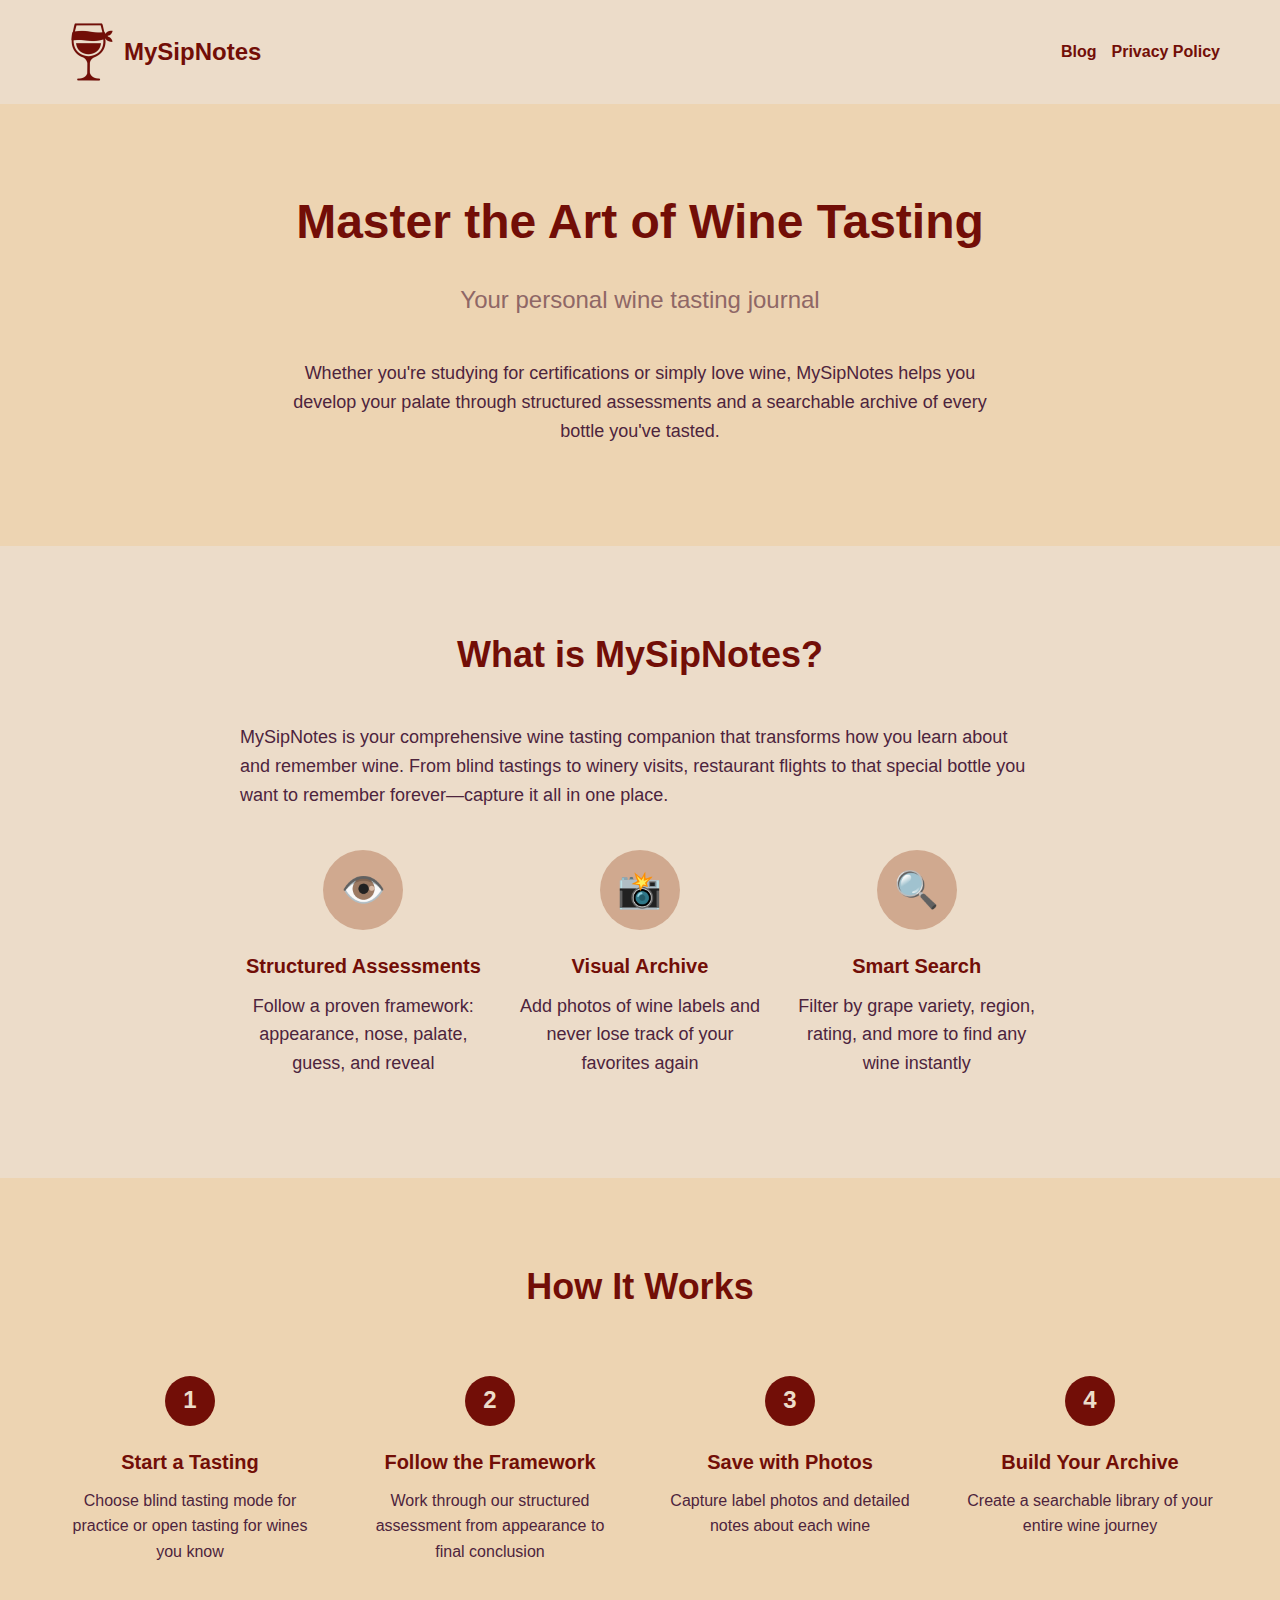
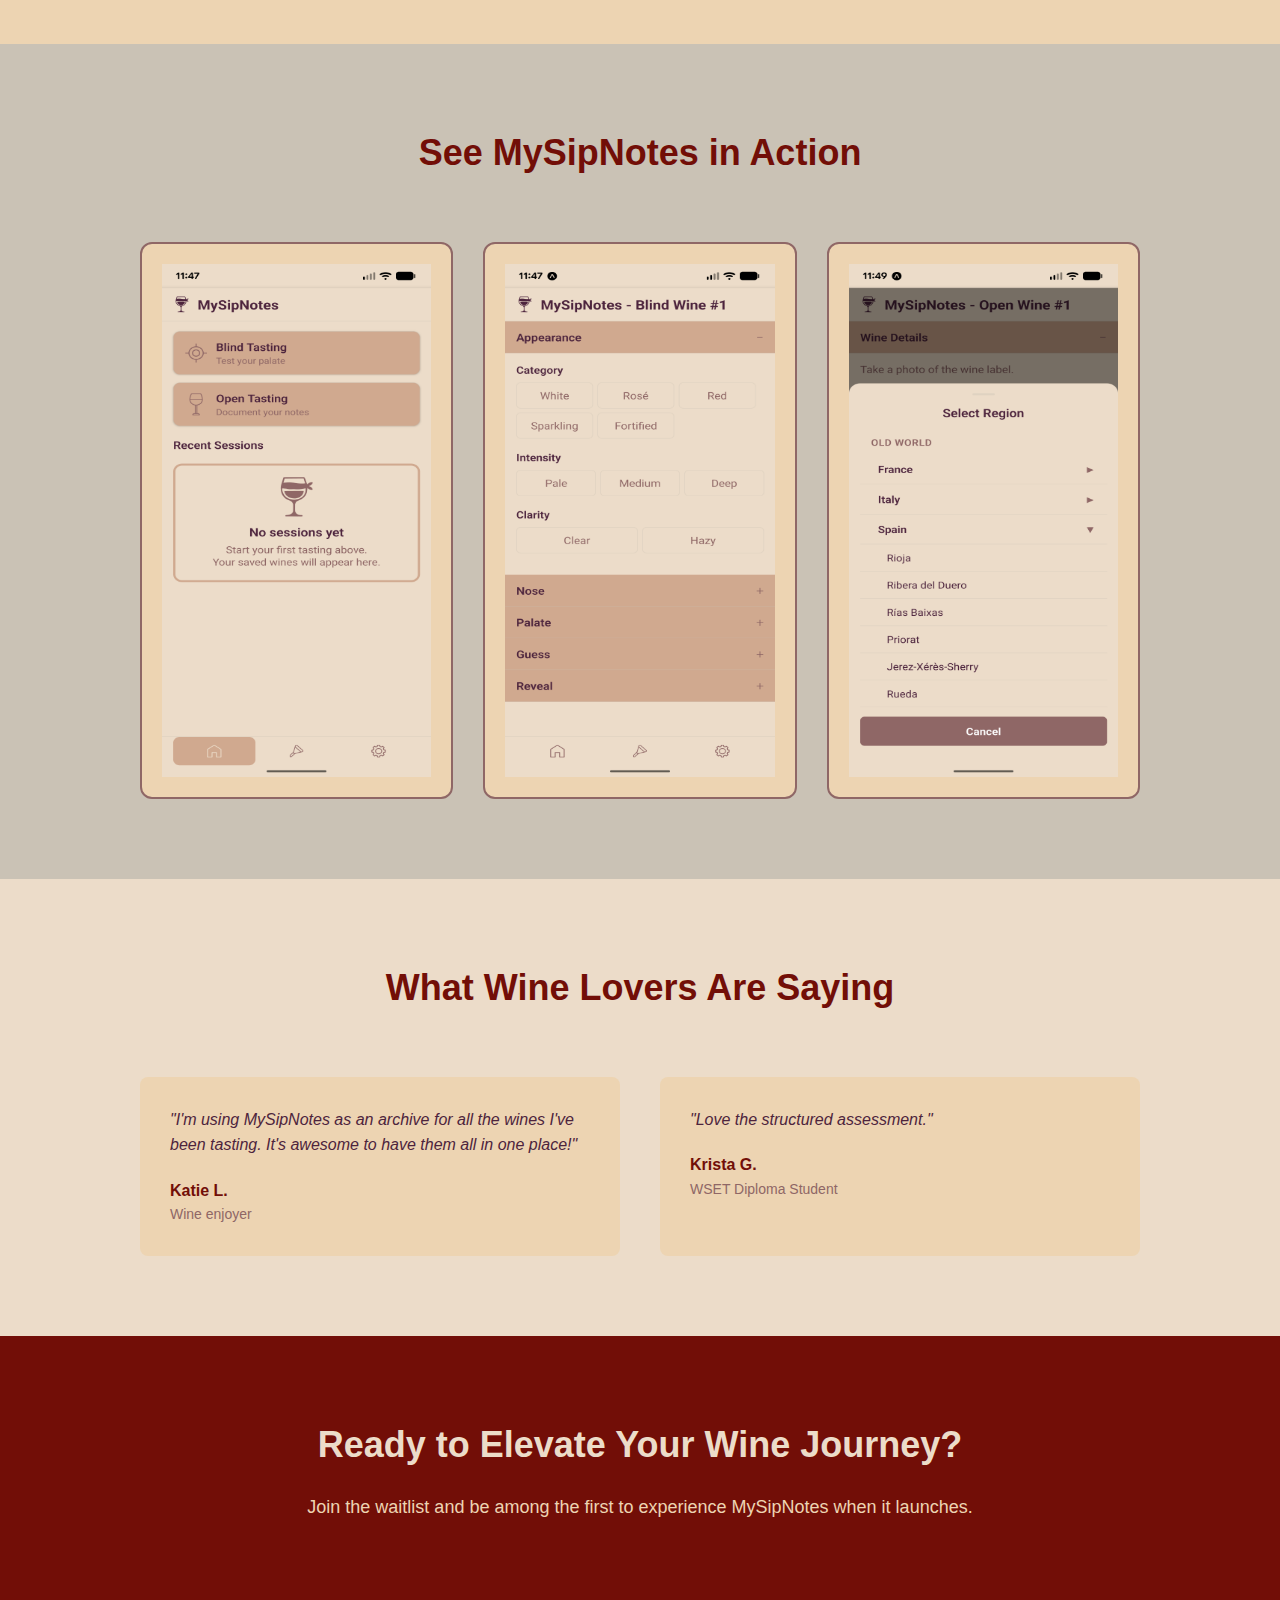
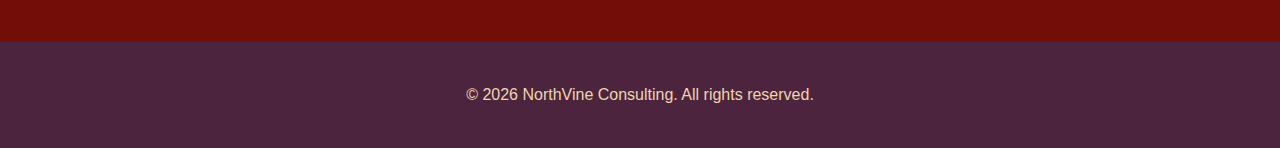
<file: index.html>
<!DOCTYPE html>
<html lang="en">

<head>
    <meta charset="UTF-8">
    <meta name="viewport" content="width=device-width, initial-scale=1.0">
    <title>MySipNotes - Your Personal Wine Tasting Journal</title>
    <link rel="icon" type="image/svg+xml"
        href="./favicon.png">
    <script src="https://js.hsforms.net/forms/embed/46677337.js" defer></script>
    <link rel="stylesheet" href="./styles.css" />
</head>

<body>
    <header>
        <div class="container">
            <div class="header-content">
                <div class="logo-container">
                    <a href="https://mysipnotes.com">
                        <img class="logo" src="./images/logo_1024x1024.png" />
                        <span class="brand-name">MySipNotes</span>
                    </a>
                </div>
                <nav>
                    <a href="https://blog.mysipnotes.com">Blog</a>
                    <a href="./privacy-policy.html">Privacy Policy</a>
                </nav>
            </div>
        </div>
    </header>

    <section class="hero">
        <div class="container">
            <h1>Master the Art of Wine Tasting</h1>
            <p class="tagline">Your personal wine tasting journal</p>
            <p>Whether you're studying for certifications or simply love wine, MySipNotes helps you develop your palate
                through structured assessments and a searchable archive of every bottle you've tasted.</p>
            <div class="hubspot-form-container">
                <div class="hs-form-frame" data-region="na1" data-form-id="23ebbbcd-6a33-4b9a-ab1f-fa2755d020b3"
                    data-portal-id="46677337"></div>
            </div>
        </div>
    </section>

    <section class="about">
        <div class="container">
            <h2>What is MySipNotes?</h2>
            <div class="about-content">
                <p>MySipNotes is your comprehensive wine tasting companion that transforms how you learn about and
                    remember wine. From blind tastings to winery visits, restaurant flights to that special bottle you
                    want to remember forever—capture it all in one place.</p>

                <div class="features-list">
                    <div class="feature">
                        <div class="feature-icon">👁️</div>
                        <h3>Structured Assessments</h3>
                        <p>Follow a proven framework: appearance, nose, palate, guess, and reveal</p>
                    </div>
                    <div class="feature">
                        <div class="feature-icon">📸</div>
                        <h3>Visual Archive</h3>
                        <p>Add photos of wine labels and never lose track of your favorites again</p>
                    </div>
                    <div class="feature">
                        <div class="feature-icon">🔍</div>
                        <h3>Smart Search</h3>
                        <p>Filter by grape variety, region, rating, and more to find any wine instantly</p>
                    </div>
                </div>
            </div>
        </div>
    </section>

    <section class="how-it-works">
        <div class="container">
            <h2>How It Works</h2>
            <div class="steps">
                <div class="step">
                    <div class="step-number">1</div>
                    <h3>Start a Tasting</h3>
                    <p>Choose blind tasting mode for practice or open tasting for wines you know</p>
                </div>
                <div class="step">
                    <div class="step-number">2</div>
                    <h3>Follow the Framework</h3>
                    <p>Work through our structured assessment from appearance to final conclusion</p>
                </div>
                <div class="step">
                    <div class="step-number">3</div>
                    <h3>Save with Photos</h3>
                    <p>Capture label photos and detailed notes about each wine</p>
                </div>
                <div class="step">
                    <div class="step-number">4</div>
                    <h3>Build Your Archive</h3>
                    <p>Create a searchable library of your entire wine journey</p>
                </div>
            </div>
        </div>
    </section>

    <section class="screenshots">
        <div class="container">
            <h2>See MySipNotes in Action</h2>
            <div class="screenshot-grid">
                <div class="screenshot-placeholder">
                    <img class="screenshot" src="./images/home-screen.png"/>
                </div>
                <div class="screenshot-placeholder">
                    <img class="screenshot" src="./images/blind-flow.png" />
                </div>
                <div class="screenshot-placeholder">
                <img class="screenshot" src="./images/select-region.png" />
                </div>
            </div>
        </div>
    </section>

    <section class="testimonials">
        <div class="container">
            <h2>What Wine Lovers Are Saying</h2>
            <div class="testimonial-grid">
                <div class="testimonial">
                    <p class="testimonial-text">"I'm using MySipNotes as an archive for all the wines I've been tasting. It's awesome to have them all in one place!"</p>
                    <p class="testimonial-author">Katie L.</p>
                    <p class="testimonial-role">Wine enjoyer</p>
                </div>
                <div class="testimonial">
                    <p class="testimonial-text">"Love the structured assessment."</p>
                    <p class="testimonial-author">Krista G.</p>
                    <p class="testimonial-role">WSET Diploma Student</p>
                </div>
            </div>
        </div>
    </section>

    <section class="final-cta">
        <div class="container">
            <h2>Ready to Elevate Your Wine Journey?</h2>
            <p>Join the waitlist and be among the first to experience MySipNotes when it launches.</p>
            <div class="hubspot-form-container">
                <div class="hs-form-frame" data-region="na1" data-form-id="23ebbbcd-6a33-4b9a-ab1f-fa2755d020b3"
                    data-portal-id="46677337"></div>
            </div>
        </div>
    </section>

    <footer>
        <div class="container">
            <p>&copy; <span id="current-year"></span> NorthVine Consulting. All rights reserved.</p>
        </div>
    </footer>

    <script>
        document.getElementById('current-year').textContent = new Date().getFullYear();
    </script>
</body>

</html>
</file>
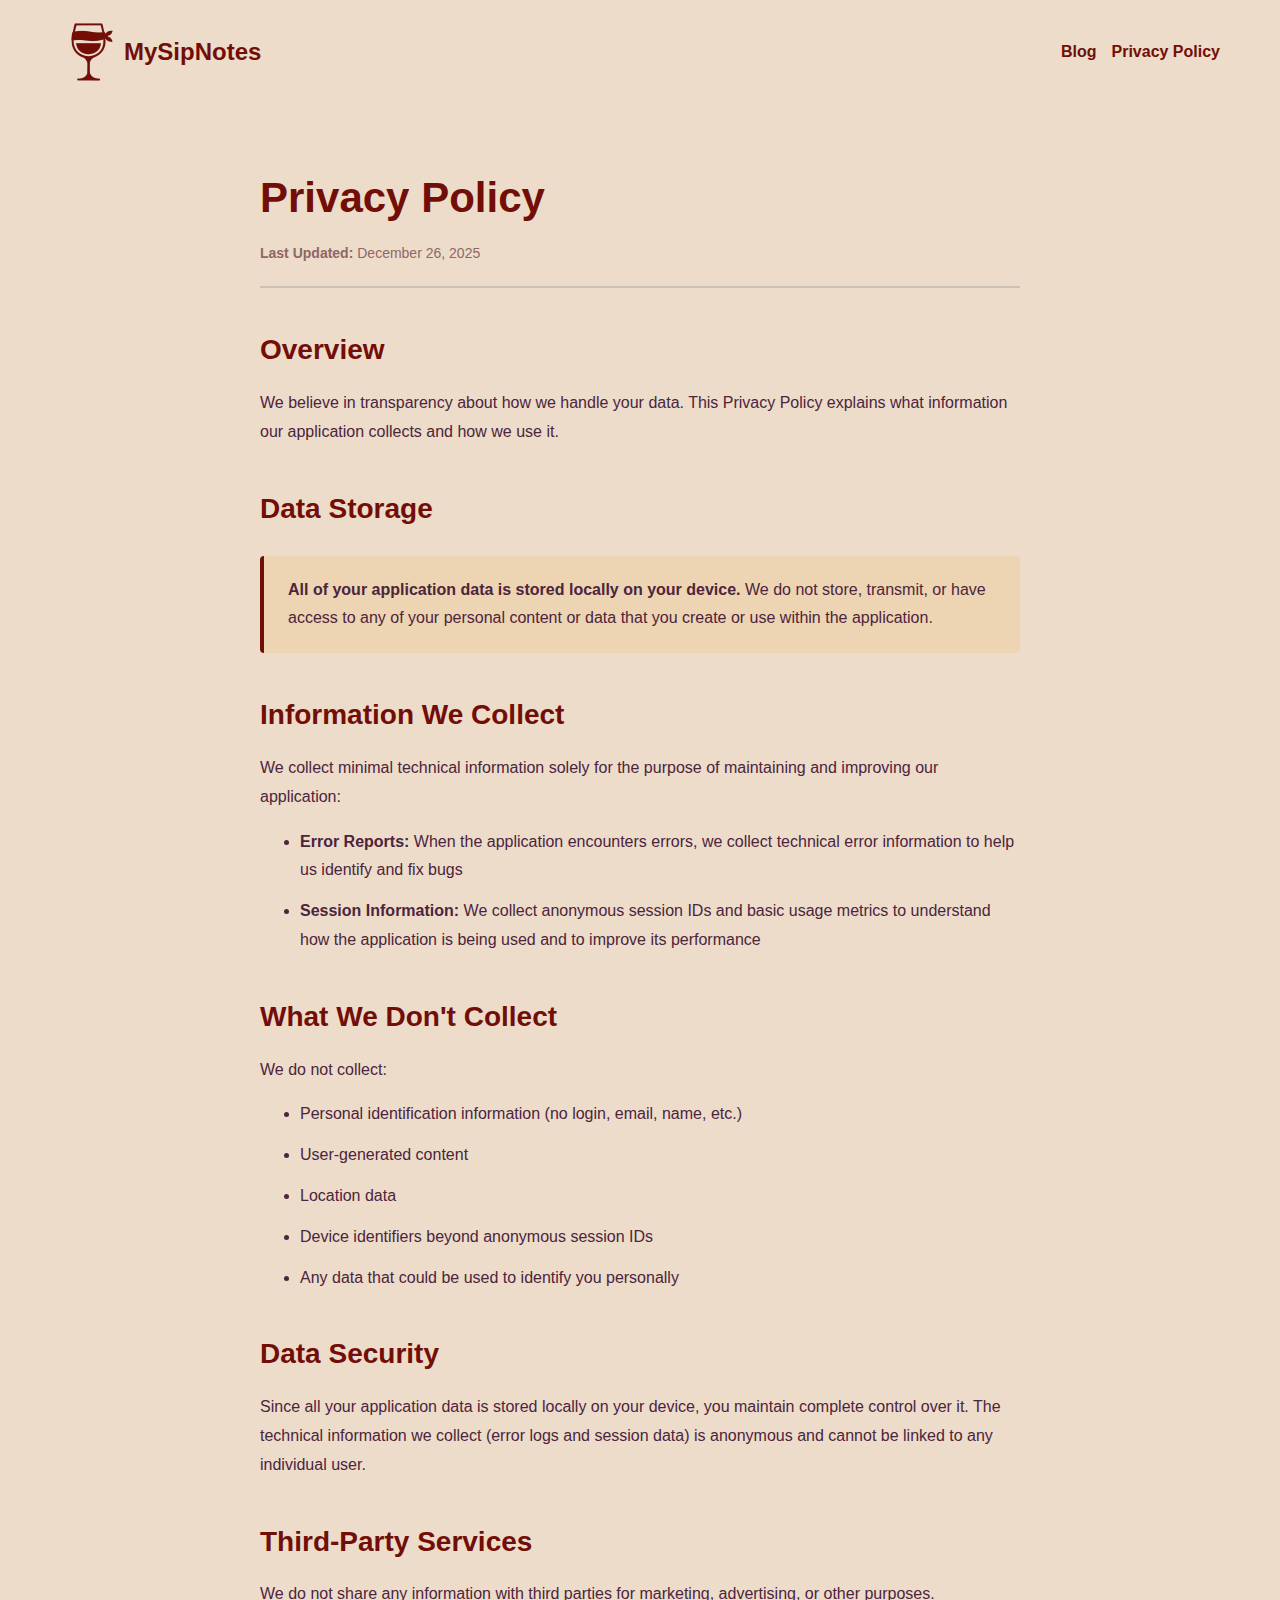
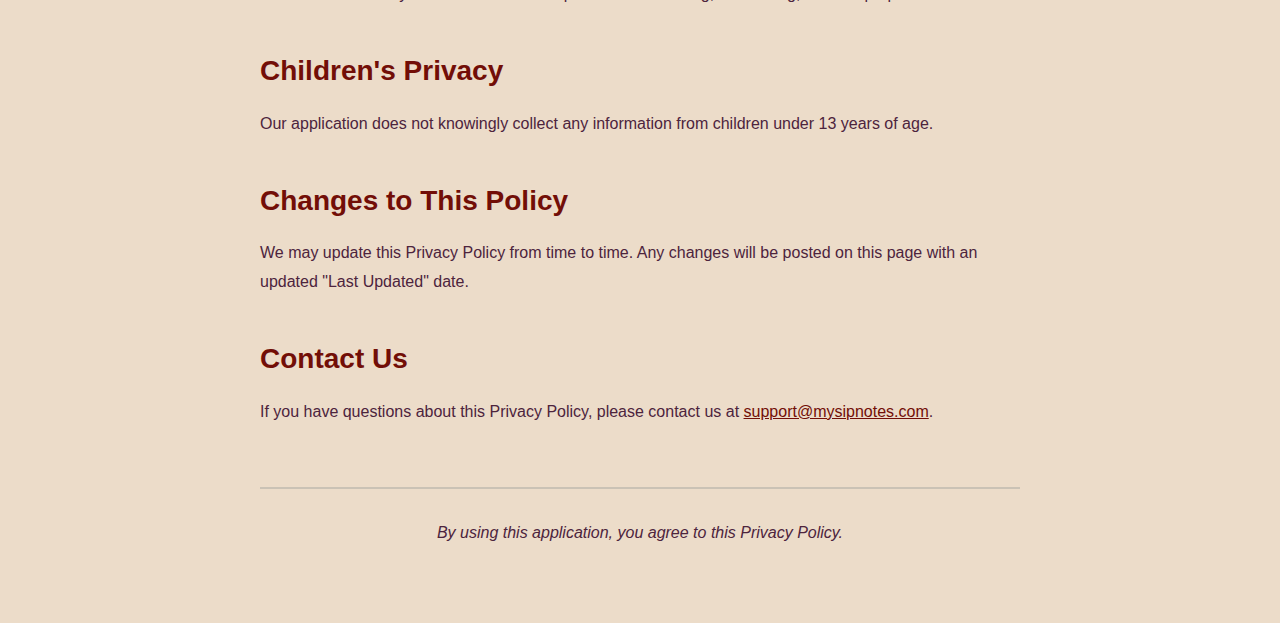
<file: privacy-policy.html>
<!DOCTYPE html>
<html lang="en">

<head>
    <meta charset="UTF-8">
    <meta name="viewport" content="width=device-width, initial-scale=1.0">
    <title>Privacy Policy</title>
    <link rel="stylesheet" href="./styles.css" />
</head>

<body>
    <header>
        <div class="container">
            <div class="header-content">
                <div class="logo-container">
                    <a href="https://mysipnotes.com">
                        <img class="logo" src="./images/logo_1024x1024.png" />
                        <span class="brand-name">MySipNotes</span>
                    </a>
                </div>
                <nav>
                    <a href="https://blog.mysipnotes.com">Blog</a>
                    <a href="./privacy-policy.html">Privacy Policy</a>
                </nav>
            </div>
        </div>
    </header>

    <div class="container privacy-policy-content">
        <h1>Privacy Policy</h1>
        <p class="last-updated"><strong>Last Updated:</strong> December 26, 2025</p>

        <h2>Overview</h2>
        <p>We believe in transparency about how we handle your data. This Privacy Policy explains what information our
            application collects and how we use it.</p>

        <h2>Data Storage</h2>
        <div class="highlight">
            <p><strong>All of your application data is stored locally on your device.</strong> We do not store,
                transmit, or have access to any of your personal content or data that you create or use within the
                application.</p>
        </div>

        <h2>Information We Collect</h2>
        <p>We collect minimal technical information solely for the purpose of maintaining and improving our application:
        </p>
        <ul>
            <li><strong>Error Reports:</strong> When the application encounters errors, we collect technical error
                information to help us identify and fix bugs</li>
            <li><strong>Session Information:</strong> We collect anonymous session IDs and basic usage metrics to
                understand how the application is being used and to improve its performance</li>
        </ul>

        <h2>What We Don't Collect</h2>
        <p>We do not collect:</p>
        <ul>
            <li>Personal identification information (no login, email, name, etc.)</li>
            <li>User-generated content</li>
            <li>Location data</li>
            <li>Device identifiers beyond anonymous session IDs</li>
            <li>Any data that could be used to identify you personally</li>
        </ul>

        <h2>Data Security</h2>
        <p>Since all your application data is stored locally on your device, you maintain complete control over it. The
            technical information we collect (error logs and session data) is anonymous and cannot be linked to any
            individual user.</p>

        <h2>Third-Party Services</h2>
        <p>We do not share any information with third parties for marketing, advertising, or other purposes.</p>

        <h2>Children's Privacy</h2>
        <p>Our application does not knowingly collect any information from children under 13 years of age.</p>

        <h2>Changes to This Policy</h2>
        <p>We may update this Privacy Policy from time to time. Any changes will be posted on this page with an updated
            "Last Updated" date.</p>

        <h2>Contact Us</h2>
        <p>If you have questions about this Privacy Policy, please contact us at <a
                href="mailto:support@mysipnotes.com">support@mysipnotes.com</a>.</p>

        <div class="footer">
            <p>By using this application, you agree to this Privacy Policy.</p>
        </div>
    </div>
</body>

</html>
</file>
<file: styles.css>
* {
    margin: 0;
    padding: 0;
    box-sizing: border-box;
}

:root {
    --almond-cream: #ecdcc9;
    --wheat: #edd4b2;
    --pale-oak: #cac2b5;
    --tan: #d0a98f;
    --smokey-rose: #8F6766;
    --blackberry-cream: #4d243d;
    --molten-lava: #720e07;
}

body {
    font-family: 'Segoe UI', Tahoma, Geneva, Verdana, sans-serif;
    line-height: 1.6;
    color: var(--blackberry-cream);
    background-color: var(--almond-cream);
}

.container {
    max-width: 1200px;
    margin: 0 auto;
    padding: 0 20px;
}

/* Header */
header {
    padding: 20px 0;
    background-color: var(--almond-cream);
}

.header-content {
    display: flex;
    justify-content: space-between;
    align-items: center;
}

.header-content a {
    display: flex;
    align-items: center;
    text-decoration: none;
}

.logo {
    height: 64px;
    width: 64px;
}

.logo-container {
    display: flex;
    align-items: center;
    gap: 15px;
}

nav a {
    color: var(--molten-lava);
    text-decoration: none;
    font-weight: 600;
    font-size: 16px;
    transition: color 0.3s ease;
}

nav a:hover {
    color: var(--smokey-rose);
}

.logo-placeholder {
    width: 60px;
    height: 60px;
    background-color: var(--molten-lava);
    border-radius: 8px;
    display: flex;
    align-items: center;
    justify-content: center;
    color: var(--almond-cream);
    font-size: 12px;
    text-align: center;
    padding: 5px;
}

.brand-name {
    font-size: 24px;
    font-weight: 600;
    color: var(--molten-lava);
}

nav {
    display: flex;
    gap: 15px;
}

/* Hero Section */
.hero {
    text-align: center;
    padding: 80px 0 60px;
    background-color: var(--wheat);
}

.hero h1 {
    font-size: 48px;
    color: var(--molten-lava);
    margin-bottom: 20px;
    font-weight: 700;
}

.hero .tagline {
    font-size: 24px;
    color: var(--smokey-rose);
    margin-bottom: 40px;
}

.hero p {
    font-size: 18px;
    color: var(--blackberry-cream);
    max-width: 700px;
    margin: 0 auto 40px;
}

.cta-button {
    display: inline-block;
    background-color: var(--molten-lava);
    color: var(--almond-cream);
    padding: 16px 48px;
    font-size: 18px;
    text-decoration: none;
    border-radius: 8px;
    font-weight: 600;
    transition: background-color 0.3s ease;
    border: none;
    cursor: pointer;
}

.cta-button:hover {
    background-color: var(--blackberry-cream);
}

/* About Section */
.about {
    padding: 80px 0;
    background-color: var(--almond-cream);
}

.about h2 {
    font-size: 36px;
    color: var(--molten-lava);
    text-align: center;
    margin-bottom: 40px;
}

.about-content {
    max-width: 800px;
    margin: 0 auto;
    font-size: 18px;
    color: var(--blackberry-cream);
}

.about-content p {
    margin-bottom: 20px;
}

.features-list {
    display: grid;
    grid-template-columns: repeat(3, 1fr);
    gap: 30px;
    margin-top: 40px;
}

@media (max-width: 900px) {
    .features-list {
        grid-template-columns: 1fr;
    }
}

.feature {
    text-align: center;
}

.feature-icon {
    width: 80px;
    height: 80px;
    background-color: var(--tan);
    border-radius: 50%;
    margin: 0 auto 20px;
    display: flex;
    align-items: center;
    justify-content: center;
    font-size: 36px;
}

.feature h3 {
    font-size: 20px;
    color: var(--molten-lava);
    margin-bottom: 10px;
}

/* How It Works */
.how-it-works {
    padding: 80px 0;
    background-color: var(--wheat);
}

.how-it-works h2 {
    font-size: 36px;
    color: var(--molten-lava);
    text-align: center;
    margin-bottom: 60px;
}

.steps {
    display: grid;
    grid-template-columns: repeat(4, 1fr);
    gap: 40px;
    max-width: 1200px;
    margin: 0 auto;
}

@media (max-width: 900px) {
    .steps {
        grid-template-columns: repeat(2, 1fr);
    }
}

@media (max-width: 600px) {
    .steps {
        grid-template-columns: 1fr;
    }
}

.step {
    text-align: center;
}

.step-number {
    width: 50px;
    height: 50px;
    background-color: var(--molten-lava);
    color: var(--almond-cream);
    border-radius: 50%;
    display: flex;
    align-items: center;
    justify-content: center;
    font-size: 24px;
    font-weight: 700;
    margin: 0 auto 20px;
}

.step h3 {
    font-size: 20px;
    color: var(--molten-lava);
    margin-bottom: 10px;
}

.step p {
    color: var(--blackberry-cream);
}

/* Screenshots Section */
.screenshots {
    padding: 80px 0;
    background-color: var(--pale-oak);
}

.screenshots h2 {
    font-size: 36px;
    color: var(--molten-lava);
    text-align: center;
    margin-bottom: 60px;
}

.screenshot-grid {
    display: grid;
    grid-template-columns: repeat(auto-fit, minmax(300px, 1fr));
    gap: 30px;
    max-width: 1000px;
    margin: 0 auto;
}

.screenshot-placeholder {
    aspect-ratio: 9/16;
    background-color: var(--wheat);
    border-radius: 12px;
    display: flex;
    align-items: center;
    justify-content: center;
    color: var(--smokey-rose);
    font-size: 14px;
    text-align: center;
    padding: 20px;
    border: 2px solid var(--smokey-rose);
}

/* Testimonials */
.testimonials {
    padding: 80px 0;
    background-color: var(--almond-cream);
}

.testimonials h2 {
    font-size: 36px;
    color: var(--molten-lava);
    text-align: center;
    margin-bottom: 60px;
}

.testimonial-grid {
    display: grid;
    grid-template-columns: repeat(auto-fit, minmax(300px, 1fr));
    gap: 40px;
    max-width: 1000px;
    margin: 0 auto;
}

.testimonial {
    background-color: var(--wheat);
    padding: 30px;
    border-radius: 8px;
}

.testimonial-text {
    font-style: italic;
    color: var(--blackberry-cream);
    margin-bottom: 20px;
    font-size: 16px;
}

.testimonial-author {
    font-weight: 600;
    color: var(--molten-lava);
}

.testimonial-role {
    color: var(--smokey-rose);
    font-size: 14px;
}

.screenshot {
    height: 100%;
    width: 100%;
}

/* Final CTA */
.final-cta {
    padding: 80px 0;
    background-color: var(--molten-lava);
    text-align: center;
}

.final-cta h2 {
    font-size: 36px;
    color: var(--almond-cream);
    margin-bottom: 20px;
}

.final-cta p {
    font-size: 18px;
    color: var(--wheat);
    margin-bottom: 40px;
}

.final-cta .cta-button {
    background-color: var(--almond-cream);
    color: var(--molten-lava);
}

.final-cta .cta-button:hover {
    background-color: var(--wheat);
}

/* Email Form */
.email-form,
.hubspot-form-container {
    max-width: 500px;
    margin: 0 auto;
}

/* Style HubSpot form to match design */
.hs-form-frame {
    max-width: 500px;
    margin: 0 auto;
}

.hs-form-frame form {
    display: flex;
    gap: 10px;
    align-items: flex-start;
}

.hs-form-frame .hs-form-field {
    flex: 1;
    margin-bottom: 0 !important;
}

.hs-form-frame .hs-submit {
    flex-shrink: 0;
}

.hs-form-frame input[type="email"],
.hs-form-frame input[type="text"] {
    width: 100%;
    padding: 16px;
    font-size: 16px;
    border: 2px solid var(--tan);
    border-radius: 8px;
    background-color: var(--almond-cream);
    margin-bottom: 0;
}

.hs-form-frame input[type="submit"] {
    background-color: var(--molten-lava);
    color: var(--almond-cream);
    padding: 16px 48px;
    font-size: 18px;
    text-decoration: none;
    border-radius: 8px;
    font-weight: 600;
    border: none;
    cursor: pointer;
    transition: background-color 0.3s ease;
}

.hs-form-frame input[type="submit"]:hover {
    background-color: var(--blackberry-cream);
}

.final-cta .hs-form-frame input[type="submit"] {
    background-color: var(--almond-cream);
    color: var(--molten-lava);
}

.final-cta .hs-form-frame input[type="submit"]:hover {
    background-color: var(--wheat);
}

/* Footer */
footer {
    padding: 40px 0;
    background-color: var(--blackberry-cream);
    color: var(--wheat);
    text-align: center;
}

@media (max-width: 768px) {
    .hero h1 {
        font-size: 36px;
    }

    .hero .tagline {
        font-size: 20px;
    }

    .about h2,
    .how-it-works h2,
    .screenshots h2,
    .testimonials h2 {
        font-size: 28px;
    }


    /* privacy policy */
}

/* Privacy Policy */
.privacy-policy-content {
    max-width: 800px;
    margin: 0 auto;
    padding: 60px 20px;
}

.privacy-policy-content h1 {
    font-size: 42px;
    color: var(--molten-lava);
    margin-bottom: 10px;
    font-weight: 700;
}

.privacy-policy-content .last-updated {
    color: var(--smokey-rose);
    font-size: 14px;
    margin-bottom: 40px;
    padding-bottom: 20px;
    border-bottom: 2px solid var(--pale-oak);
}

.privacy-policy-content h2 {
    font-size: 28px;
    color: var(--molten-lava);
    margin-top: 40px;
    margin-bottom: 16px;
    font-weight: 600;
}

.privacy-policy-content p {
    font-size: 16px;
    line-height: 1.8;
    color: var(--blackberry-cream);
    margin-bottom: 16px;
}

.privacy-policy-content ul {
    margin: 16px 0;
    padding-left: 40px;
}

.privacy-policy-content li {
    font-size: 16px;
    line-height: 1.8;
    color: var(--blackberry-cream);
    margin-bottom: 12px;
}

.privacy-policy-content .highlight {
    background-color: var(--wheat);
    border-left: 4px solid var(--molten-lava);
    padding: 20px 24px;
    margin: 24px 0;
    border-radius: 4px;
}

.privacy-policy-content .highlight p {
    margin-bottom: 0;
}

.privacy-policy-content a {
    color: var(--molten-lava);
    text-decoration: underline;
    transition: color 0.3s ease;
}

.privacy-policy-content a:hover {
    color: var(--smokey-rose);
}

.privacy-policy-content .footer {
    margin-top: 60px;
    padding-top: 30px;
    border-top: 2px solid var(--pale-oak);
    text-align: center;
    font-style: italic;
    color: var(--smokey-rose);
}

@media (max-width: 768px) {
    .privacy-policy-content h1 {
        font-size: 32px;
    }

    .privacy-policy-content h2 {
        font-size: 24px;
    }

    .privacy-policy-content ul {
        padding-left: 24px;
    }
}
</file>
